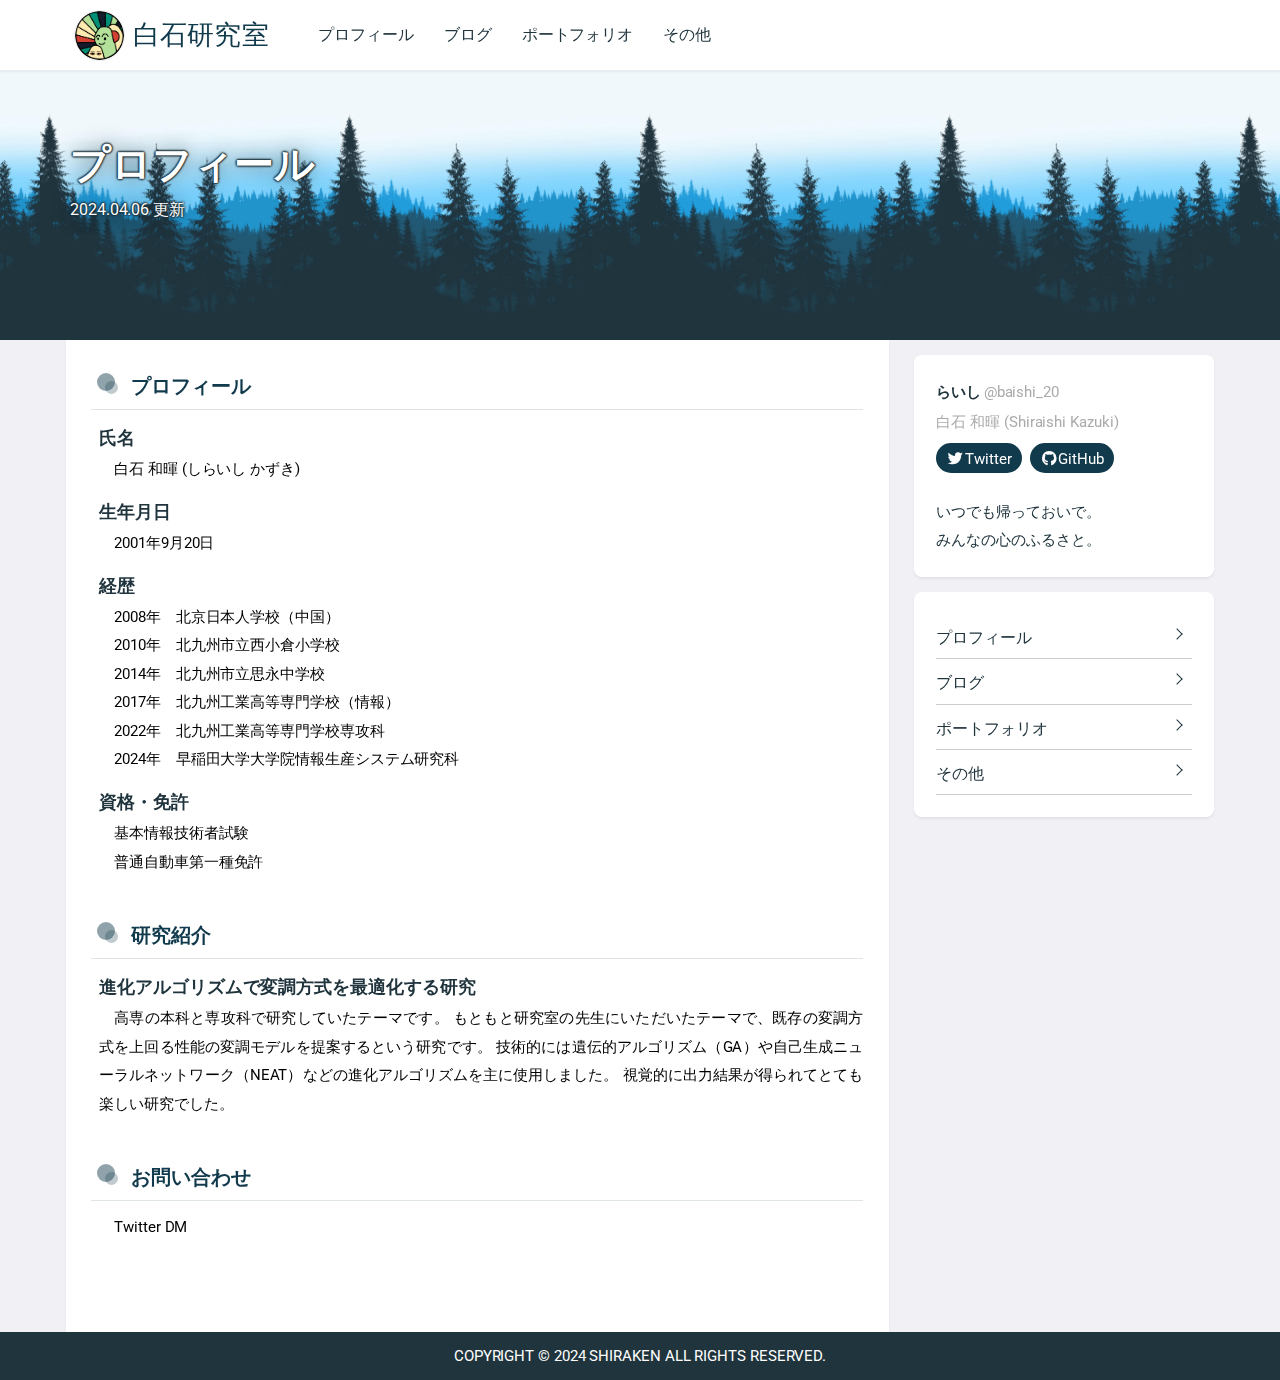
<file: index.html>
<!DOCTYPE html>
<html>
	<head>
		<meta charset="UTF-8" />
		<meta http-equiv="X-UA-Compatible" content="IE=edge" />
		<meta name="viewport" content="width=device-width, initial-scale=1, user-scalable=yes" />
		<meta name="description" content="こちら白石研究室のホームページになります。" />
		<meta name="robots" content="nofollow" />
		<meta property="og:url" content="https://sh1ra1sh1.github.io/mypage/" />
		<meta property="og:title" content="白石研究室" />
		<meta property="og:type" content="website" />
		<meta property="og:description" content="いつでも帰っておいで。みんなの心のふるさと。" />
		<meta property="og:image" content="https://sh1ra1sh1.github.io/mypage/img/card.png" />
		<meta name="twitter:card" content="summary" />
		<meta name="twitter:site" content="@baishi_20" />
		<meta property="og:site_name" content="白石研究室" />
		<meta property="og:locale" content="ja_JP" />
		<title>白石研究室</title>
		<link rel="canonical" href="https://sh1ra1sh1.github.io/mypage" />
		<link rel="icon" href="./img/icon_x16.png" sizes="16x16" type="image/png" /> 
		<link rel="icon" href="./img/icon_x32.png" sizes="32x32" type="image/png" />
		<link rel="icon" href="./img/icon_x48.png" sizes="48x48" type="image/png" />
		<link rel="icon" href="./img/icon_x62.png" sizes="62x62" type="image/png" />
		<link rel="stylesheet" href="stylesheet.css" />
		<link href="https://use.fontawesome.com/releases/v5.6.1/css/all.css" rel="stylesheet" />
		<script defer src="./menu.js"></script>
	</head>
	<body>
		<nav>
			<a href="./"></a>
			<div class="head-menu">
				<ul>
					<li><a href="./">プロフィール</a></li>
					<li><a href="https://sh1ra1sh1.github.io/blog/">ブログ</a></li>
					<li><a href="./prepare.html">ポートフォリオ</a></li>
					<li><a href="./prepare.html">その他</a></li>
				</ul>
			</div>
			<span class="menu_button" onclick="onMenu(true)"></span>
		</nav>

		<header>
			<section>
				<h1>プロフィール</h1>
				2024.04.06 更新
			</section>
		</header>

		<main>
			<article>
				<section>
					<h2>プロフィール</h2>
					<dl>
						<dt>氏名</dt>
						<dd>白石 和暉 (しらいし かずき)</dd>
						<dt>生年月日</dd>
						<dd>2001年9月20日</p>
						<dt>経歴</dt>
						<dd>2008年　北京日本人学校（中国）</dd>
						<dd>2010年　北九州市立西小倉小学校</dd>
						<dd>2014年　北九州市立思永中学校</dd>
						<dd>2017年　北九州工業高等専門学校（情報）</dd>
						<dd>2022年　北九州工業高等専門学校専攻科</dd>
						<dd>2024年　早稲田大学大学院情報生産システム研究科</dd>
						<dt>資格・免許</dt>
						<dd>基本情報技術者試験</dd>
						<dd>普通自動車第一種免許</dd>
					</dl>
					<h2>研究紹介</h2>
					<dl>
						<dt>進化アルゴリズムで変調方式を最適化する研究</dt>
						<p>高専の本科と専攻科で研究していたテーマです。
							もともと研究室の先生にいただいたテーマで、既存の変調方式を上回る性能の変調モデルを提案するという研究です。
							技術的には遺伝的アルゴリズム（GA）や自己生成ニューラルネットワーク（NEAT）などの進化アルゴリズムを主に使用しました。
							視覚的に出力結果が得られてとても楽しい研究でした。</p>
					</dl>
					<h2>お問い合わせ</h2>
					<dl>
						<dd>Twitter DM</dd>
					</dl>
				</section>
			</article>
			<div id="shadow" onclick="onMenu(false)"></div>
			<aside>
				<section>
					<a class="link" href="https://twitter.com/baishi_20/" target="_blank"><strong>らいし</strong>@baishi_20<br>白石 和暉 (Shiraishi Kazuki)</a>
					<div class="jump">
						<a href="https://twitter.com/baishi_20/" target="_blank"><i class="fab fa-twitter fa-fw"></i>Twitter</a>
						<a href="https://github.com/sh1ra1sh1/" target="_blank"><i class="fab fa-github fa-fw"></i>GitHub</a>
					</div>
					<div class="detail">
						<p>いつでも帰っておいで。<br>みんなの心のふるさと。</p>
					</div>
				</section>
				<section>
					<div class="side-menu">
						<ul>
							<li><a href="./">プロフィール</a></li>
							<li><a href="https://sh1ra1sh1.github.io/blog/">ブログ</a></li>
							<li><a href="./prepare.html">ポートフォリオ</a></li>
							<li><a href="./prepare.html">その他</a></li>
						</ul>
					</div>
				</section>
			</aside>
		</main>

		<footer>
			<section>COPYRIGHT &copy; 2024 SHIRAKEN ALL RIGHTS RESERVED.</section>
		</footer>
	</body>
</html>
</file>
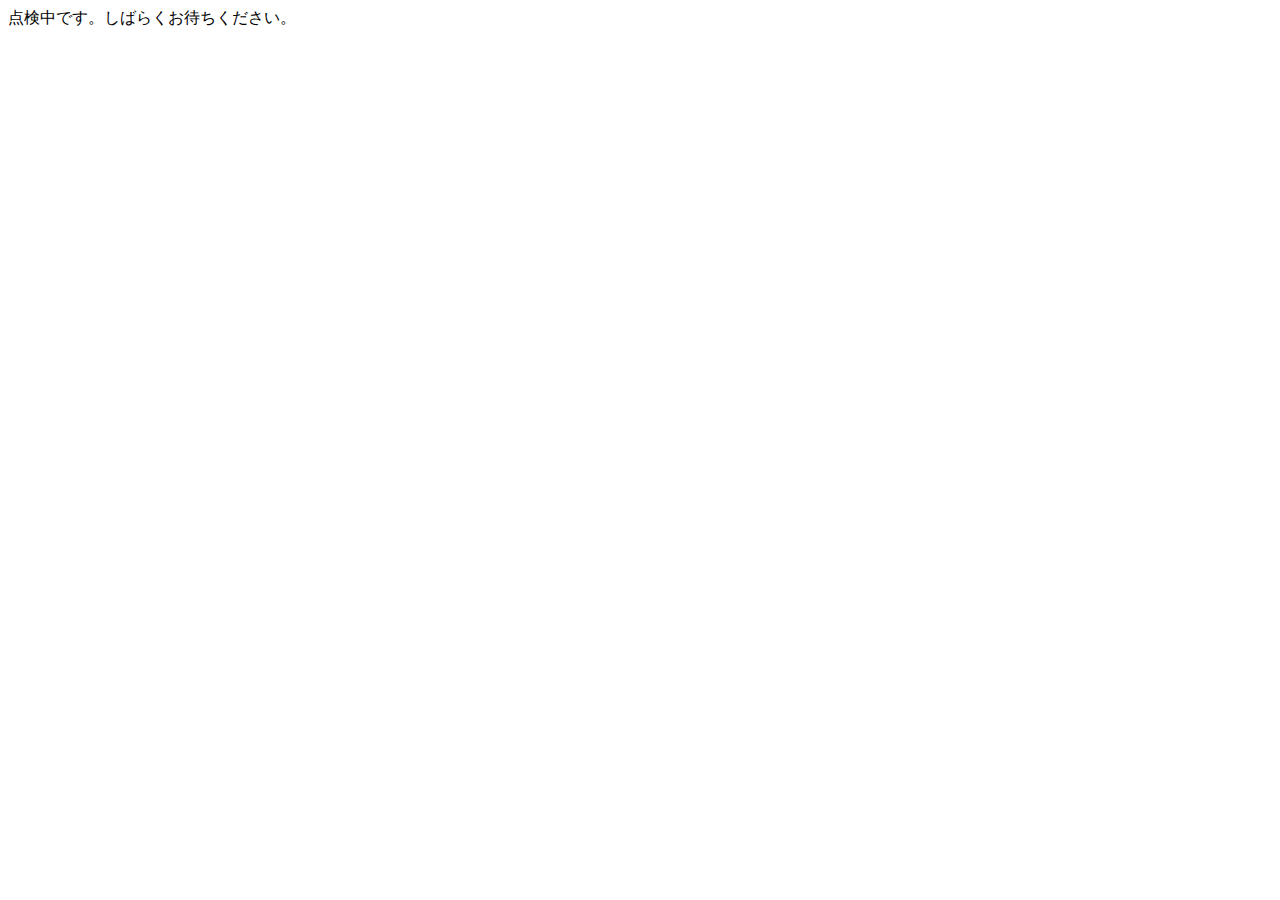
<file: prepare.html>
<!DOCTYPE html>
<html>
	<head>
		<meta charset="UTF-8" />
		<meta name="viewport" content="width=device-width, initial-scale=1, user-scalable=yes" />
	</head>
	<body>
		<div>点検中です。しばらくお待ちください。</div>
	</body>
</html>
</file>
<file: stylesheet.css>
@import url('https://fonts.googleapis.com/css2?family=Kosugi&family=Roboto&family=Shippori+Mincho&display=swap');

:root {
	--width: calc(max(100vw, 320px));
	--height: calc(max(100vh, 800px));
	--main-left: calc(max(var(--width) / 2 - 600px, 0px));
	--main-right: calc(min(var(--width) / 2 + 600px, var(--width)));
	--nav-height: 70px;
	--header-height: calc(270px + max(0px, 300px - var(--width) * 3 / 10));
	--padding: calc(min(15px, var(--width) / 100));
	--sunset: calc(max(min(250px, var(--width) / 4), 200px));
}

html, body {
	width: calc(var(--width));
	overflow-x: hidden;
}

body {
	background: url(img/background.png) fixed repeat-x, linear-gradient(0deg, #F0F8Fb, #F0F8Fb);
	background-size: calc(var(--sunset) * 6 / 5) calc(var(--sunset)), 500px 150px, 100%;
	background-position: calc(var(--main-right) - var(--sunset) * 6 / 5) calc(var(--nav-height) + var(--header-height) - var(--sunset) * 24 / 25), 0 calc(var(--nav-height) + var(--header-height) - 150px), 0;
	line-height: 1.9;
	letter-spacing: -0.005em;
}

* {
	margin: 0;
	padding: 0;
}

a {
	color: #5050FF;
	text-decoration: none;
}

body > nav {
	font-family: 'Kosugi', sans-serif;
	position: fixed;
	top: 0;
	z-index: 10;
	width: calc(var(--width));
	box-sizing: border-box;
	height: calc(var(--nav-height));
	padding: 0 calc(100vw - var(--main-right) + var(--padding) * 2) 0 calc(var(--main-left) + var(--padding) * 2);
	background: #FFFFFF;
	filter: drop-shadow(0px 2px 1px rgba(0, 0, 0, 0.05));
}

body > nav * {
	/*display: inline-block;*/
	display: inline-flex;
	align-items: center;
	height: calc(var(--nav-height));
	line-height: calc(var(--nav-height));
	vertical-align: middle;
	text-decoration: none;
	color: #20343D;
	margin: 0;
	padding: 0;
}

body > nav > a:first-child {
	font-weight: 400;
	letter-spacing: 0.02ex;
	word-spacing: -0.4ex;
	font-size: 27px;
}

body > nav > a:first-child:before {
	content: "";
	display: inline-block;
	height: calc(var(--nav-height) * 7 / 10);
	width: calc(var(--nav-height) * 7 / 10);
	background: url(./img/icon.png) no-repeat;
	margin: 0 8px;
	border: 1px solid #EEEEEE;
	background-size: calc(var(--nav-height) * 7 / 10);
	vertical-align: middle;
	border-radius: calc(var(--nav-height));
}

body > nav > a:first-child:after {
	content: "白石研究室";
	display: inline-block;
	vertical-align: middle;
	color: #113A4C;
}

body > nav > .head-menu > ul {
	padding-left: 30px;
}

body > nav > .head-menu > ul > li > a {
	padding: 0px 15px;
}

body > nav .menu_button {
	float: right;
	margin-right: calc(var(--nav-height) / 3);
	font-size: 250%;
}

body > nav .menu_button:before {
	content: "≡";
	color: #113A4C;
	display: none;
	padding: 0 0 0.3ex calc(var(--padding) * 1);
	line-height: calc(var(--nav-height) * 0.92);
}

body > nav .menu_button.visible:before {
	content: "×";
}

body > header {
	font-family: 'Roboto', 'Kosugi', sans-serif;
	margin-top: calc(var(--nav-height));
	width: calc(var(--width));
	height: calc(var(--header-height));
	padding: 0px calc(var(--width) - var(--main-right) + calc(var(--sunset))) 30px calc(var(--main-left) + 30px);
	box-sizing: border-box;
	color: #FFFFFF;
	text-shadow: 0px 0px 20px #20343DCC, 0px 1px 2px #20343D, 1px 0px 2px #20343D, 0px -1px 2px #20343D, -1px 0px 2px #20343D;
	display: block;
	overflow-y: hidden;
}

body > header > section {
	display: table-cell;
	vertical-align: middle;
	height: calc(var(--header-height) - 50px);
}

body > header h1 {
	margin: 0px;
	font-size: calc(min(var(--width) / 20 + 15px, 40px));
	font-weight: bold;
	line-height: 150%;
	word-break: keep-all;
}

@media screen and (max-width: 750px){
	body > header {
		padding-left: calc(min(30px, var(--width) / 30));
		padding-right: calc(min(30px, var(--width) / 30));
		padding-bottom: calc(var(--sunset));
	}

	body > header > section {
		height: calc(var(--header-height) - var(--sunset) * 4 / 5);
	}
}

body > main {
	width: calc(var(--width));
	display: flex;
	background: #f0f0f5;
	min-height: calc(var(--height) - var(--nav-height));
	box-sizing: border-box;
	padding: 0 calc(var(--main-left) + var(--padding)) 0 calc(var(--width) - var(--main-right) + var(--padding));
	text-align: justify;
	font-family: 'Roboto', 'Kosugi', sans-serif;
	overflow: hidden;
}

body > main > article {
	width: 100%;
	max-width: calc(min(100%, var(--width) - var(--padding) * 8));
	min-height: calc(var(--height) - var(--nav-height));
	margin: 0 calc(var(--padding));
	padding: 15px calc(var(--padding) * 2) 90px calc(var(--padding) * 2);
	background: #fff;
	filter: drop-shadow(0px 2px 1px rgba(0, 0, 0, 0.05));
}

h2 {
	position: relative;
	padding: 0 .5em .2em 2em;
	margin: 12px 0;
	border-bottom: 1px solid #113A4C22;
	color: #113A4C;
	font-size: 20px;
}

h2:not(:first-child) {
	margin-top: 40px;
}

h2::before,
h2::after {
	position: absolute;
	content: '';
	border-radius: 100%
}

h2::before {
	top: .3em;
	left: .3em;
	width: 18px;
	height: 18px;
	background-color: #113A4C77;
	z-index: 2;
}

h2::after {
	top: .7em;
	left: .7em;
	width: 13px;
	height: 13px;
	background-color: #113A4C44;
}

dl {
	margin-left: 8px;
}

dt {
	color: #20343D;
	font-weight: bolder;
	font-size: 17.5px;
}

dt:not(:first-child) {
	margin-top: 12px;
}

dd {
	font-size: 15px;
	margin-left: 15px;
}

p {
	font-size: 15px;
}

article > section > dl > p::first-letter {
	margin-left: 15px;
}

body > main > aside {
	width: 300px;
	min-width: 300px;
	padding: 0px calc(var(--padding));
}

body > main > aside > section {
	display: block;
	width: 100%;
	margin: 15px 0px;
	padding: calc(min(var(--padding) * 2, 22px));
	box-sizing: border-box;
	border-radius: 8px;
	background: #ffffff;
	filter: drop-shadow(0px 2px 1px #20343d10);
}

.side-menu > ul > li {
	border-bottom: solid 1px #CCCCCC;
	list-style: none;
}

.side-menu ul li a {
	display: block;
	box-sizing: border-box;
	color: #20343D;
	text-decoration: none;
	padding: 9px 5px 5px 0;
	position: relative;
}

.side-menu ul li a::before {
	content: "";
	width: 7px;
	height: 7px;
	border-top: solid 1px #20343D;
	border-right: solid 1px #20343D;
	transform: rotate(45deg);
	position: absolute;
	right: 11px;
	top: 16px;
}

body > footer {
	font-family: 'Roboto', 'Kosugi', sans-serif;
	text-align: center;
	color: #FFFFFF;
	font-size: 15px;
	background-color: #20343D;
	height: auto;
	width: calc(var(--widh));
	padding: 10px;
}

.link {
	color: #AAAAAA;
	font-size: 15px;
}

.link > strong {
	color: #20343D;
	margin-right: 2.5px;
}

.jump {
	display: flex;
	color: #FFFFFF;
}

.jump > a {
	font-size: 15px;
	padding: 2.5px 10px;
	margin: 5px 8px 0 0;
	height: calc(var(--nav-height) / 14 * 5);
	border-radius: 15px;
	background-color: #113A4C;
	color: inherit;
}

.detail {
	margin-top: 25px;
	color: #20343D;
}

@media screen and (min-width: 751px) {
	.hamburger-menu {
		display: none;
	}
}

@media screen and (max-width: 750px) {
	body > nav > .head-menu {
		display: none;
	}

	body > nav > ul {
		display: none;
	}

	body > nav .menu_button:before {
		display: inline-block;
	}

	body > main > aside {
		position: fixed;
		background: #f0f0f5;
		top: calc(var(--nav-height));
		right: -400px;
		height: calc(100vh - var(--nav-height));
		overflow-y: scroll;
		box-shadow: 0 0 50px 0 rgba(0, 0, 0, 0.5);
		padding: 0 15px;
	}

	body > main > aside > section {
		padding: 15px 15px;
	}
}
</file>
